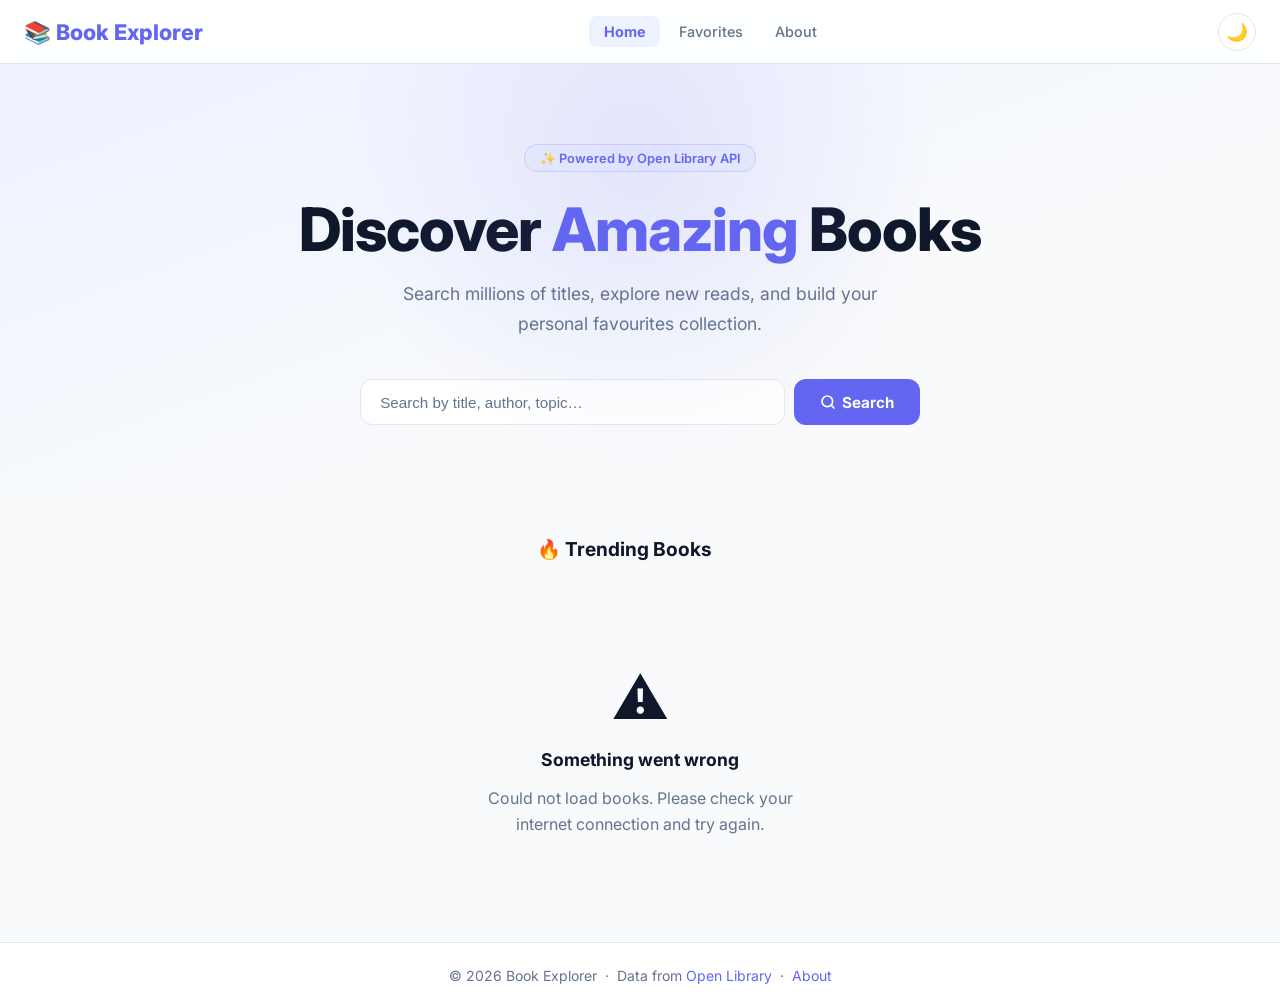
<file: index.html>
<!DOCTYPE html>
<html lang="en" data-theme="light">
<head>
  <meta charset="UTF-8" />
  <meta name="viewport" content="width=device-width, initial-scale=1.0"/>
  <meta name="description" content="Book Explorer – Browse, search and save your favourite books."/>
  <title>Book Explorer – Home</title>
  <link rel="stylesheet" href="./css/style.css" />
</head>

<body>

  <!-- ── TOAST CONTAINER ─────────────────────────────────────────────────── -->
  <div id="toast-container" aria-live="polite"></div>

  <!-- ── NAVBAR ──────────────────────────────────────────────────────────── -->
  <nav class="navbar" role="navigation" aria-label="Main navigation">
    <div class="navbar-inner">

      <a href="index.html" class="logo" aria-label="Book Explorer home">
        📚 Book Explorer
      </a>

      <div class="nav-links" role="menubar">
        <a href="index.html"     class="nav-link active" role="menuitem">Home</a>
        <a href="favorites.html" class="nav-link"        role="menuitem">Favorites</a>
        <a href="about.html"     class="nav-link"        role="menuitem">About</a>
      </div>

      <div class="nav-right">
        <button class="theme-btn" id="theme-btn" aria-label="Toggle dark mode">🌙</button>
        <button class="hamburger" id="menu-btn"  aria-label="Open menu" aria-expanded="false">
          <svg width="20" height="20" fill="none" stroke="currentColor" viewBox="0 0 24 24">
            <path stroke-linecap="round" stroke-linejoin="round" stroke-width="2.5"
                  d="M4 6h16M4 12h16M4 18h16"/>
          </svg>
        </button>
      </div>

    </div>
  </nav>

  <!-- Mobile menu -->
  <div class="mobile-menu" id="mobile-menu" role="menu">
    <a href="index.html"     class="nav-link active" role="menuitem">Home</a>
    <a href="favorites.html" class="nav-link"        role="menuitem">Favorites</a>
    <a href="about.html"     class="nav-link"        role="menuitem">About</a>
  </div>

  <!-- ── HERO ────────────────────────────────────────────────────────────── -->
  <section class="hero" aria-label="Hero section">
    <div class="hero-badge">✨ Powered by Open Library API</div>
    <h1>Discover <span>Amazing</span> Books</h1>
    <p>Search millions of titles, explore new reads, and build your personal favourites collection.</p>

    <div class="search-wrap" role="search">
      <input
        type="search"
        id="search-input"
        placeholder="Search by title, author, topic…"
        aria-label="Search books"
        autocomplete="off"
      />
      <button class="btn-primary" id="search-btn" aria-label="Search">
        <svg width="16" height="16" fill="none" stroke="currentColor" viewBox="0 0 24 24">
          <circle cx="11" cy="11" r="8" stroke-width="2.5"/>
          <path d="M21 21l-4.35-4.35" stroke-width="2.5" stroke-linecap="round"/>
        </svg>
        Search
      </button>
    </div>
  </section>

  <!-- ── SECTION HEADER ──────────────────────────────────────────────────── -->
  <div class="section-header">
    <h2 id="section-title">🔥 Trending Books</h2>
    <div class="divider"></div>
    <span class="result-count" id="result-count"></span>
  </div>

  <!-- ── BOOK GRID ───────────────────────────────────────────────────────── -->
  <main id="book-grid" class="book-grid" aria-live="polite" aria-label="Book results"></main>

  <!-- ── FOOTER ──────────────────────────────────────────────────────────── -->
  <footer>
    <p>
      © 2026 Book Explorer &nbsp;·&nbsp;
      Data from <a href="https://openlibrary.org" target="_blank" rel="noopener">Open Library</a>
      &nbsp;·&nbsp;
      <a href="about.html">About</a>
    </p>
  </footer>

  <script type="module" src="./js/app.js"></script>
</body>
</html>
</file>
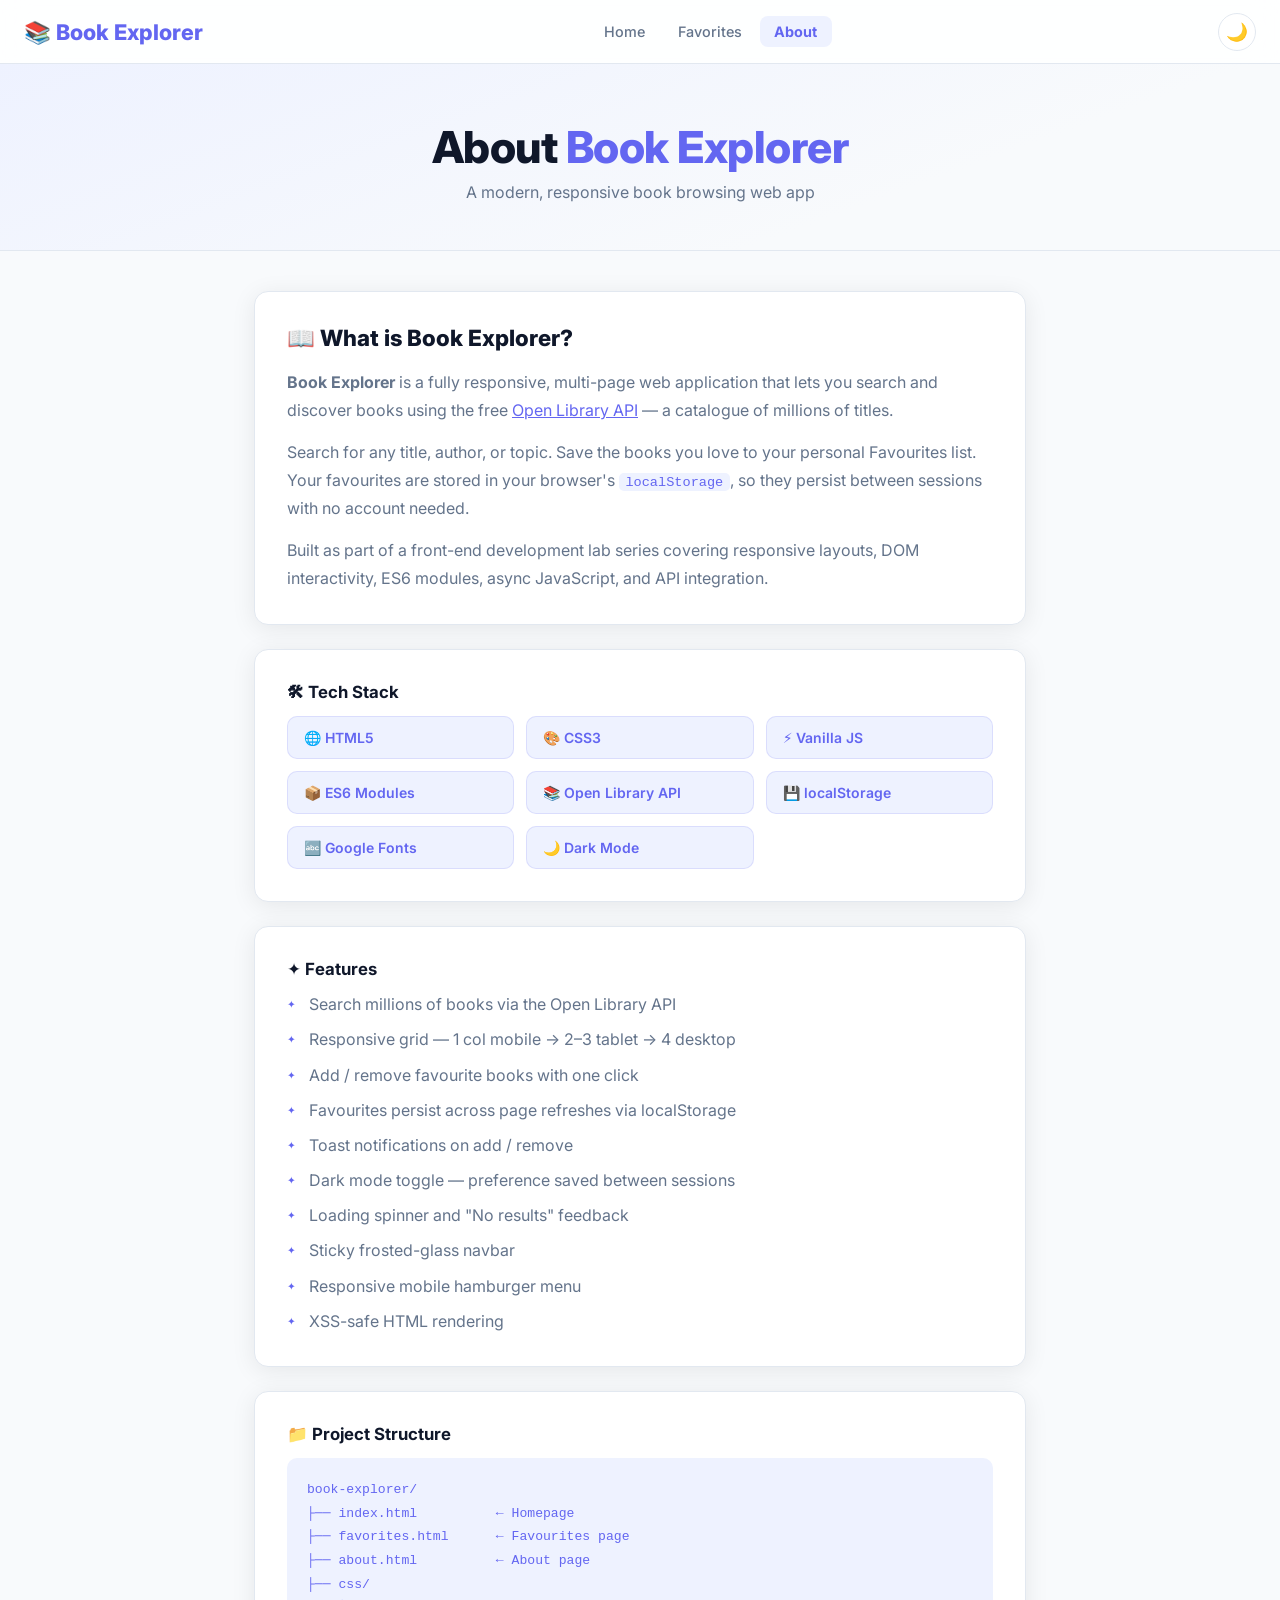
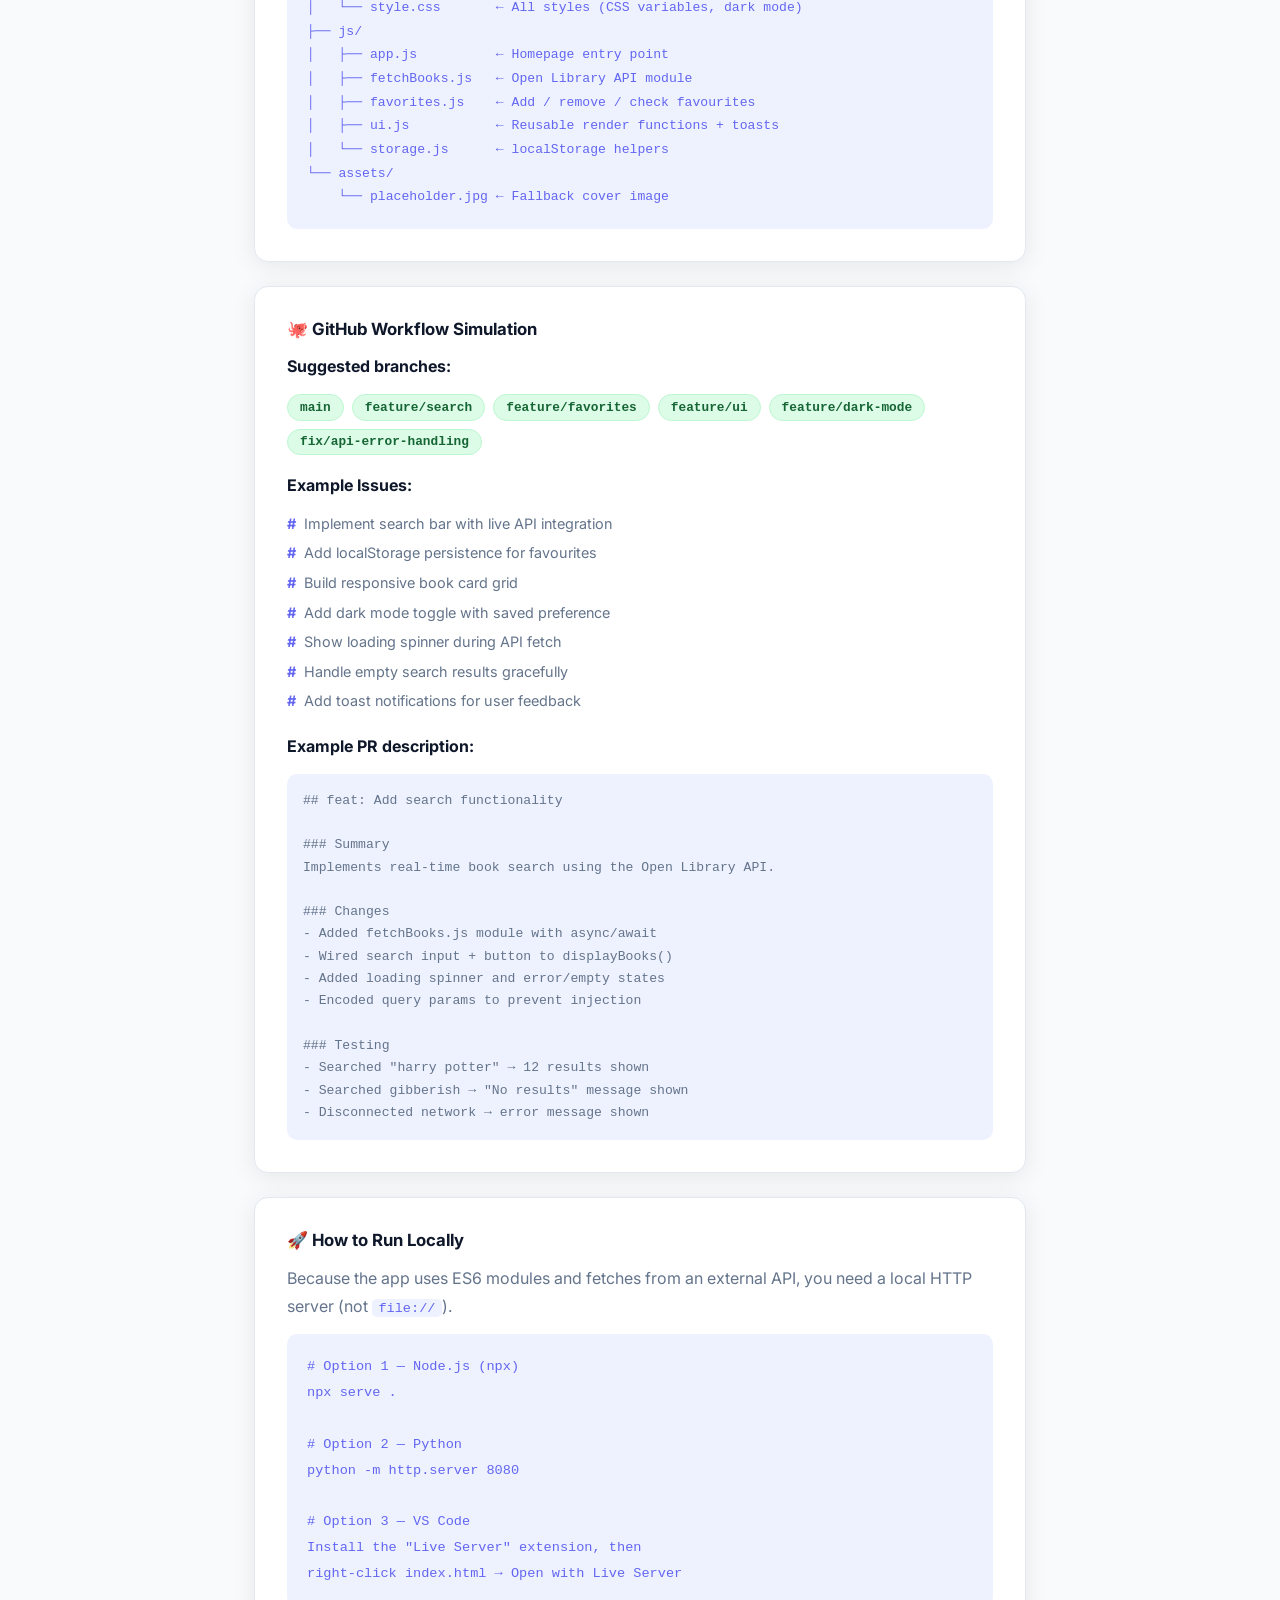
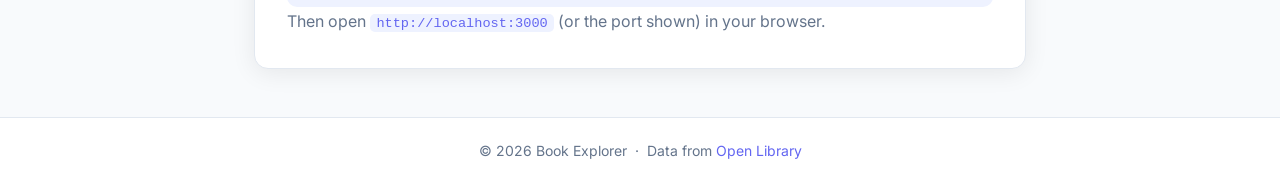
<file: about.html>
<!DOCTYPE html>
<html lang="en" data-theme="light">
<head>
  <meta charset="UTF-8"/>
  <meta name="viewport" content="width=device-width, initial-scale=1.0"/>
  <meta name="description" content="About the Book Explorer web app."/>
  <title>Book Explorer – About</title>
  <link rel="stylesheet" href="./css/style.css" />
</head>

<body>

  <!-- ── TOAST CONTAINER ─────────────────────────────────────────────────── -->
  <div id="toast-container" aria-live="polite"></div>

  <!-- ── NAVBAR ──────────────────────────────────────────────────────────── -->
  <nav class="navbar" role="navigation" aria-label="Main navigation">
    <div class="navbar-inner">

      <a href="index.html" class="logo" aria-label="Book Explorer home">
        📚 Book Explorer
      </a>

      <div class="nav-links" role="menubar">
        <a href="index.html"     class="nav-link"        role="menuitem">Home</a>
        <a href="favorites.html" class="nav-link"        role="menuitem">Favorites</a>
        <a href="about.html"     class="nav-link active" role="menuitem">About</a>
      </div>

      <div class="nav-right">
        <button class="theme-btn" id="theme-btn" aria-label="Toggle dark mode">🌙</button>
        <button class="hamburger" id="menu-btn"  aria-label="Open menu" aria-expanded="false">
          <svg width="20" height="20" fill="none" stroke="currentColor" viewBox="0 0 24 24">
            <path stroke-linecap="round" stroke-linejoin="round" stroke-width="2.5"
                  d="M4 6h16M4 12h16M4 18h16"/>
          </svg>
        </button>
      </div>

    </div>
  </nav>

  <!-- Mobile menu -->
  <div class="mobile-menu" id="mobile-menu" role="menu">
    <a href="index.html"     class="nav-link"        role="menuitem">Home</a>
    <a href="favorites.html" class="nav-link"        role="menuitem">Favorites</a>
    <a href="about.html"     class="nav-link active" role="menuitem">About</a>
  </div>

  <!-- ── PAGE HEADER ─────────────────────────────────────────────────────── -->
  <div class="page-header">
    <h1>About <span>Book Explorer</span></h1>
    <p>A modern, responsive book browsing web app</p>
  </div>

  <!-- ── CONTENT ─────────────────────────────────────────────────────────── -->
  <div class="about-wrap">

    <!-- What is it -->
    <div class="about-card">
      <h2>📖 What is Book Explorer?</h2>
      <p>
        <strong>Book Explorer</strong> is a fully responsive, multi-page web application that lets
        you search and discover books using the free
        <a href="https://openlibrary.org" target="_blank" rel="noopener">Open Library API</a>
        — a catalogue of millions of titles.
      </p>
      <p>
        Search for any title, author, or topic. Save the books you love to your personal
        Favourites list. Your favourites are stored in your browser's
        <code>localStorage</code>, so they persist between sessions with no account needed.
      </p>
      <p>
        Built as part of a front-end development lab series covering responsive layouts,
        DOM interactivity, ES6 modules, async JavaScript, and API integration.
      </p>
    </div>

    <!-- Tech stack -->
    <div class="about-card">
      <h3>🛠 Tech Stack</h3>
      <div class="tech-grid">
        <div class="tech-item">🌐 HTML5</div>
        <div class="tech-item">🎨 CSS3</div>
        <div class="tech-item">⚡ Vanilla JS</div>
        <div class="tech-item">📦 ES6 Modules</div>
        <div class="tech-item">📚 Open Library API</div>
        <div class="tech-item">💾 localStorage</div>
        <div class="tech-item">🔤 Google Fonts</div>
        <div class="tech-item">🌙 Dark Mode</div>
      </div>
    </div>

    <!-- Features -->
    <div class="about-card">
      <h3>✦ Features</h3>
      <ul class="feature-list">
        <li>Search millions of books via the Open Library API</li>
        <li>Responsive grid — 1 col mobile → 2–3 tablet → 4 desktop</li>
        <li>Add / remove favourite books with one click</li>
        <li>Favourites persist across page refreshes via localStorage</li>
        <li>Toast notifications on add / remove</li>
        <li>Dark mode toggle — preference saved between sessions</li>
        <li>Loading spinner and "No results" feedback</li>
        <li>Sticky frosted-glass navbar</li>
        <li>Responsive mobile hamburger menu</li>
        <li>XSS-safe HTML rendering</li>
      </ul>
    </div>

    <!-- Project structure -->
    <div class="about-card">
      <h3>📁 Project Structure</h3>
      <pre style="background:var(--accent-light);color:var(--accent);padding:1.25rem;border-radius:10px;font-size:0.82rem;line-height:1.8;overflow-x:auto;">book-explorer/
├── index.html          ← Homepage
├── favorites.html      ← Favourites page
├── about.html          ← About page
├── css/
│   └── style.css       ← All styles (CSS variables, dark mode)
├── js/
│   ├── app.js          ← Homepage entry point
│   ├── fetchBooks.js   ← Open Library API module
│   ├── favorites.js    ← Add / remove / check favourites
│   ├── ui.js           ← Reusable render functions + toasts
│   └── storage.js      ← localStorage helpers
└── assets/
    └── placeholder.jpg ← Fallback cover image</pre>
    </div>

    <!-- GitHub workflow -->
    <div class="about-card">
      <h3>🐙 GitHub Workflow Simulation</h3>

      <p><strong style="color:var(--text)">Suggested branches:</strong></p>
      <div class="branch-list">
        <span class="branch-tag">main</span>
        <span class="branch-tag">feature/search</span>
        <span class="branch-tag">feature/favorites</span>
        <span class="branch-tag">feature/ui</span>
        <span class="branch-tag">feature/dark-mode</span>
        <span class="branch-tag">fix/api-error-handling</span>
      </div>

      <p><strong style="color:var(--text)">Example Issues:</strong></p>
      <ul class="issue-list">
        <li>Implement search bar with live API integration</li>
        <li>Add localStorage persistence for favourites</li>
        <li>Build responsive book card grid</li>
        <li>Add dark mode toggle with saved preference</li>
        <li>Show loading spinner during API fetch</li>
        <li>Handle empty search results gracefully</li>
        <li>Add toast notifications for user feedback</li>
      </ul>

      <br/>
      <p><strong style="color:var(--text)">Example PR description:</strong></p>
      <pre style="background:var(--accent-light);color:var(--text-muted);padding:1rem;border-radius:10px;font-size:0.82rem;line-height:1.7;overflow-x:auto;">## feat: Add search functionality

### Summary
Implements real-time book search using the Open Library API.

### Changes
- Added fetchBooks.js module with async/await
- Wired search input + button to displayBooks()
- Added loading spinner and error/empty states
- Encoded query params to prevent injection

### Testing
- Searched "harry potter" → 12 results shown
- Searched gibberish → "No results" message shown
- Disconnected network → error message shown</pre>
    </div>

    <!-- How to run -->
    <div class="about-card">
      <h3>🚀 How to Run Locally</h3>
      <p>Because the app uses ES6 modules and fetches from an external API, you need a local HTTP server (not <code>file://</code>).</p>
      <pre style="background:var(--accent-light);color:var(--accent);padding:1.25rem;border-radius:10px;font-size:0.85rem;line-height:1.9;overflow-x:auto;"># Option 1 — Node.js (npx)
npx serve .

# Option 2 — Python
python -m http.server 8080

# Option 3 — VS Code
Install the "Live Server" extension, then
right-click index.html → Open with Live Server</pre>
      <p>Then open <code>http://localhost:3000</code> (or the port shown) in your browser.</p>
    </div>

  </div>

  <!-- ── FOOTER ──────────────────────────────────────────────────────────── -->
  <footer>
    <p>
      © 2026 Book Explorer &nbsp;·&nbsp;
      Data from <a href="https://openlibrary.org" target="_blank" rel="noopener">Open Library</a>
    </p>
  </footer>

  <script>
    // Theme
    const themeBtn = document.getElementById('theme-btn');
    const THEME_KEY = 'be_theme';
    function applyTheme(t) {
      document.documentElement.setAttribute('data-theme', t);
      localStorage.setItem(THEME_KEY, t);
      themeBtn.textContent = t === 'dark' ? '☀️' : '🌙';
    }
    applyTheme(localStorage.getItem(THEME_KEY) || 'light');
    themeBtn.addEventListener('click', () =>
      applyTheme(document.documentElement.getAttribute('data-theme') === 'dark' ? 'light' : 'dark')
    );

    // Mobile menu
    document.getElementById('menu-btn').addEventListener('click', () =>
      document.getElementById('mobile-menu').classList.toggle('open')
    );
  </script>
</body>
</html>
</file>
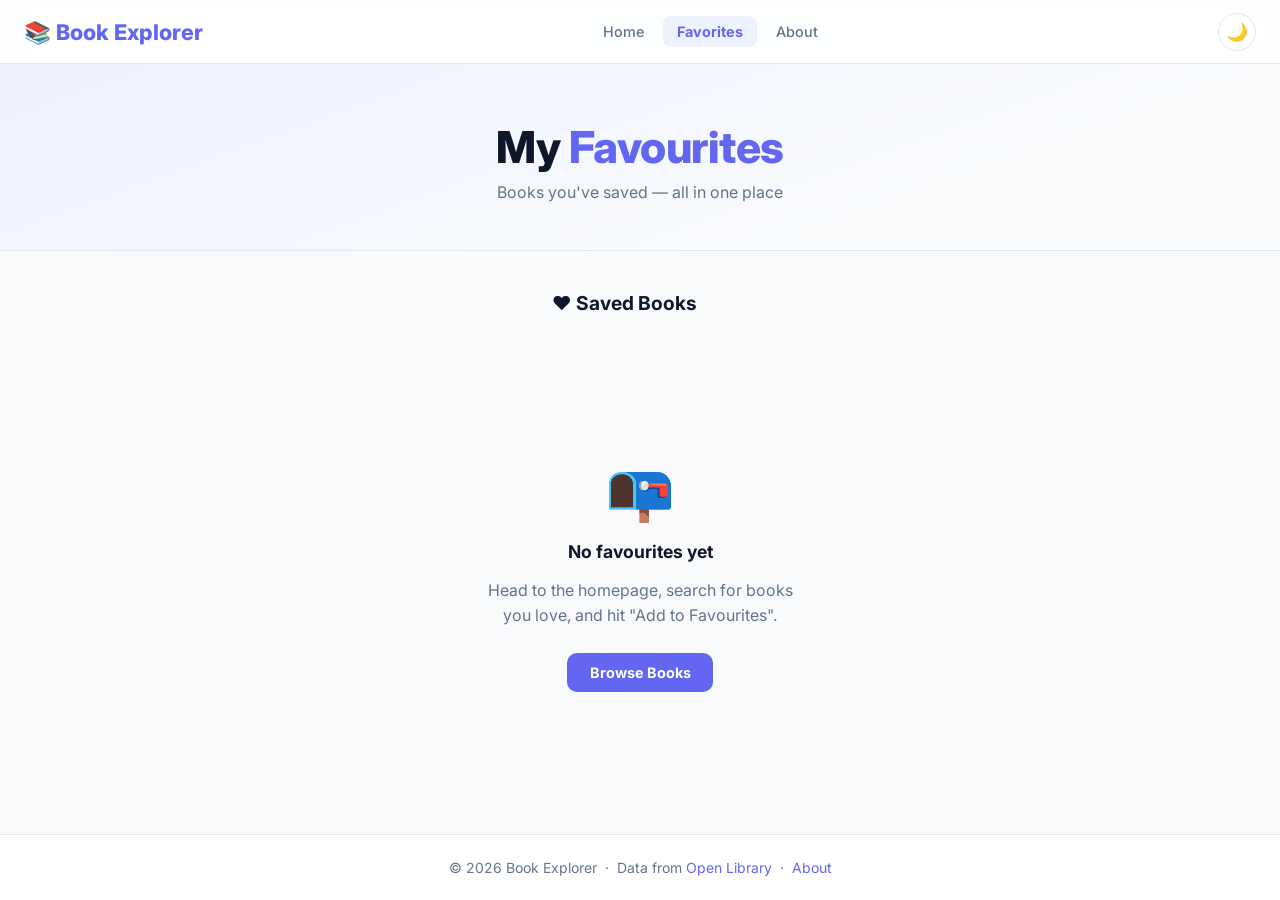
<file: favorites.html>
<!DOCTYPE html>
<html lang="en" data-theme="light">
<head>
  <meta charset="UTF-8"/>
  <meta name="viewport" content="width=device-width, initial-scale=1.0"/>
  <meta name="description" content="Your saved favourite books."/>
  <title>Book Explorer – Favorites</title>
  <link rel="stylesheet" href="./css/style.css" />
</head>

<body>

  <!-- ── TOAST CONTAINER ─────────────────────────────────────────────────── -->
  <div id="toast-container" aria-live="polite"></div>

  <!-- ── NAVBAR ──────────────────────────────────────────────────────────── -->
  <nav class="navbar" role="navigation" aria-label="Main navigation">
    <div class="navbar-inner">

      <a href="index.html" class="logo" aria-label="Book Explorer home">
        📚 Book Explorer
      </a>

      <div class="nav-links" role="menubar">
        <a href="index.html"     class="nav-link"        role="menuitem">Home</a>
        <a href="favorites.html" class="nav-link active" role="menuitem">Favorites</a>
        <a href="about.html"     class="nav-link"        role="menuitem">About</a>
      </div>

      <div class="nav-right">
        <button class="theme-btn" id="theme-btn" aria-label="Toggle dark mode">🌙</button>
        <button class="hamburger" id="menu-btn"  aria-label="Open menu" aria-expanded="false">
          <svg width="20" height="20" fill="none" stroke="currentColor" viewBox="0 0 24 24">
            <path stroke-linecap="round" stroke-linejoin="round" stroke-width="2.5"
                  d="M4 6h16M4 12h16M4 18h16"/>
          </svg>
        </button>
      </div>

    </div>
  </nav>

  <!-- Mobile menu -->
  <div class="mobile-menu" id="mobile-menu" role="menu">
    <a href="index.html"     class="nav-link"        role="menuitem">Home</a>
    <a href="favorites.html" class="nav-link active" role="menuitem">Favorites</a>
    <a href="about.html"     class="nav-link"        role="menuitem">About</a>
  </div>

  <!-- ── PAGE HEADER ─────────────────────────────────────────────────────── -->
  <div class="page-header">
    <h1>My <span>Favourites</span></h1>
    <p>Books you've saved — all in one place</p>
  </div>

  <!-- ── SECTION HEADER ──────────────────────────────────────────────────── -->
  <div class="section-header">
    <h2>❤️ Saved Books</h2>
    <div class="divider"></div>
    <span class="result-count" id="fav-count"></span>
  </div>

  <!-- ── FAVORITES GRID ──────────────────────────────────────────────────── -->
  <main id="fav-grid" class="book-grid" aria-live="polite" aria-label="Favourite books"></main>

  <!-- ── FOOTER ──────────────────────────────────────────────────────────── -->
  <footer>
    <p>
      © 2026 Book Explorer &nbsp;·&nbsp;
      Data from <a href="https://openlibrary.org" target="_blank" rel="noopener">Open Library</a>
      &nbsp;·&nbsp;
      <a href="about.html">About</a>
    </p>
  </footer>

  <script type="module">
    import { getFavorites }                          from './js/favorites.js';
    import { renderEmpty, createFavCard, showToast } from './js/ui.js';

    // ── Theme ──────────────────────────────────────────────────────────────
    const themeBtn = document.getElementById('theme-btn');
    const THEME_KEY = 'be_theme';

    function applyTheme(theme) {
      document.documentElement.setAttribute('data-theme', theme);
      localStorage.setItem(THEME_KEY, theme);
      themeBtn.textContent = theme === 'dark' ? '☀️' : '🌙';
    }
    applyTheme(localStorage.getItem(THEME_KEY) || 'light');
    themeBtn.addEventListener('click', () => {
      applyTheme(document.documentElement.getAttribute('data-theme') === 'dark' ? 'light' : 'dark');
    });

    // ── Mobile menu ────────────────────────────────────────────────────────
    const menuBtn    = document.getElementById('menu-btn');
    const mobileMenu = document.getElementById('mobile-menu');
    menuBtn.addEventListener('click', () => mobileMenu.classList.toggle('open'));

    // ── Render favourites ──────────────────────────────────────────────────
    const grid     = document.getElementById('fav-grid');
    const favCount = document.getElementById('fav-count');

    function renderFavorites() {
      const favs = getFavorites();
      grid.innerHTML = '';
      favCount.textContent = favs.length
        ? `${favs.length} book${favs.length !== 1 ? 's' : ''}`
        : '';

      if (favs.length === 0) {
        renderEmpty(
          grid,
          '📭',
          'No favourites yet',
          'Head to the homepage, search for books you love, and hit "Add to Favourites".',
          `<a href="index.html" class="btn-primary" style="margin-top:0.5rem;display:inline-flex;gap:0.4rem;padding:0.7rem 1.4rem;border-radius:10px;font-size:0.9rem;">
             Browse Books
           </a>`
        );
        return;
      }

      favs.forEach(book => grid.appendChild(createFavCard(book, renderFavorites)));
    }

    renderFavorites();
  </script>
</body>
</html>
</file>
<file: css/style.css>
/* ── Google Font ─────────────────────────────────────────────────────────── */
@import url('https://fonts.googleapis.com/css2?family=Inter:wght@400;500;600;700;800&display=swap');

/* ── CSS Variables (Light & Dark) ───────────────────────────────────────── */
:root {
  --bg:          #f8fafc;
  --bg-card:     #ffffff;
  --bg-nav:      rgba(255,255,255,0.85);
  --border:      #e2e8f0;
  --text:        #0f172a;
  --text-muted:  #64748b;
  --accent:      #6366f1;
  --accent-dark: #4f46e5;
  --accent-light:#eef2ff;
  --danger:      #ef4444;
  --shadow:      0 4px 24px rgba(0,0,0,0.08);
  --shadow-hover:0 12px 40px rgba(99,102,241,0.18);
  --radius:      14px;
  --transition:  0.22s ease;
}

[data-theme="dark"] {
  --bg:          #0f0f1a;
  --bg-card:     rgba(255,255,255,0.04);
  --bg-nav:      rgba(15,15,26,0.88);
  --border:      rgba(255,255,255,0.08);
  --text:        #f1f5f9;
  --text-muted:  #64748b;
  --accent:      #818cf8;
  --accent-dark: #6366f1;
  --accent-light:rgba(99,102,241,0.12);
  --shadow:      0 4px 24px rgba(0,0,0,0.35);
  --shadow-hover:0 12px 40px rgba(129,140,248,0.2);
}

/* ── Reset & Base ────────────────────────────────────────────────────────── */
*, *::before, *::after { box-sizing: border-box; margin: 0; padding: 0; }

html { scroll-behavior: smooth; }

body {
  font-family: 'Inter', system-ui, sans-serif;
  background: var(--bg);
  color: var(--text);
  min-height: 100vh;
  display: flex;
  flex-direction: column;
  transition: background var(--transition), color var(--transition);
}

img { display: block; max-width: 100%; }
a   { text-decoration: none; color: inherit; }
button { cursor: pointer; font-family: inherit; }

/* ── Navbar ──────────────────────────────────────────────────────────────── */
.navbar {
  position: sticky;
  top: 0;
  z-index: 200;
  background: var(--bg-nav);
  backdrop-filter: blur(14px);
  -webkit-backdrop-filter: blur(14px);
  border-bottom: 1px solid var(--border);
  padding: 0 1.5rem;
  height: 64px;
  display: flex;
  align-items: center;
}

.navbar-inner {
  max-width: 1280px;
  width: 100%;
  margin: 0 auto;
  display: flex;
  align-items: center;
  justify-content: space-between;
  gap: 1rem;
}

.logo {
  font-size: 1.35rem;
  font-weight: 800;
  color: var(--accent);
  display: flex;
  align-items: center;
  gap: 0.45rem;
  white-space: nowrap;
}
.logo:hover { opacity: 0.85; }

.nav-links {
  display: flex;
  align-items: center;
  gap: 0.25rem;
}

.nav-link {
  padding: 0.45rem 0.9rem;
  border-radius: 8px;
  font-size: 0.9rem;
  font-weight: 500;
  color: var(--text-muted);
  transition: color var(--transition), background var(--transition);
}
.nav-link:hover  { color: var(--accent); background: var(--accent-light); }
.nav-link.active { color: var(--accent); background: var(--accent-light); font-weight: 700; }

.nav-right {
  display: flex;
  align-items: center;
  gap: 0.5rem;
}

/* Dark mode toggle */
.theme-btn {
  width: 38px; height: 38px;
  border-radius: 50%;
  border: 1px solid var(--border);
  background: var(--bg-card);
  color: var(--text-muted);
  font-size: 1.1rem;
  display: flex; align-items: center; justify-content: center;
  transition: background var(--transition), color var(--transition);
}
.theme-btn:hover { background: var(--accent-light); color: var(--accent); }

/* Hamburger */
.hamburger {
  display: none;
  width: 38px; height: 38px;
  border-radius: 8px;
  border: 1px solid var(--border);
  background: var(--bg-card);
  color: var(--text-muted);
  align-items: center; justify-content: center;
  transition: background var(--transition);
}
.hamburger:hover { background: var(--accent-light); color: var(--accent); }

/* Mobile menu */
.mobile-menu {
  display: none;
  flex-direction: column;
  gap: 0.25rem;
  padding: 0.75rem 1.5rem 1rem;
  border-bottom: 1px solid var(--border);
  background: var(--bg-nav);
  backdrop-filter: blur(14px);
}
.mobile-menu.open { display: flex; }
.mobile-menu .nav-link { padding: 0.6rem 0.75rem; }

@media (max-width: 640px) {
  .nav-links  { display: none; }
  .hamburger  { display: flex; }
}

/* ── Hero ────────────────────────────────────────────────────────────────── */
.hero {
  padding: 5rem 1.5rem 4.5rem;
  text-align: center;
  background: linear-gradient(160deg, var(--accent-light) 0%, var(--bg) 60%);
  position: relative;
  overflow: hidden;
}
.hero::before {
  content: '';
  position: absolute;
  width: 600px; height: 600px;
  border-radius: 50%;
  background: radial-gradient(circle, rgba(99,102,241,0.12) 0%, transparent 70%);
  top: -200px; left: 50%;
  transform: translateX(-50%);
  pointer-events: none;
}

.hero-badge {
  display: inline-flex;
  align-items: center;
  gap: 0.4rem;
  background: var(--accent-light);
  color: var(--accent);
  border: 1px solid rgba(99,102,241,0.2);
  padding: 0.35rem 0.9rem;
  border-radius: 999px;
  font-size: 0.8rem;
  font-weight: 600;
  margin-bottom: 1.5rem;
}

.hero h1 {
  font-size: clamp(2.2rem, 5vw, 3.75rem);
  font-weight: 800;
  line-height: 1.12;
  color: var(--text);
  margin-bottom: 1rem;
  letter-spacing: -1px;
}
.hero h1 span { color: var(--accent); }

.hero p {
  color: var(--text-muted);
  font-size: 1.1rem;
  max-width: 520px;
  margin: 0 auto 2.5rem;
  line-height: 1.7;
}

/* ── Search bar ──────────────────────────────────────────────────────────── */
.search-wrap {
  max-width: 560px;
  margin: 0 auto;
  display: flex;
  gap: 0.6rem;
  flex-wrap: wrap;
}

.search-wrap input {
  flex: 1;
  min-width: 0;
  padding: 0.85rem 1.2rem;
  border-radius: 12px;
  border: 1.5px solid var(--border);
  background: var(--bg-card);
  color: var(--text);
  font-size: 0.95rem;
  outline: none;
  transition: border-color var(--transition), box-shadow var(--transition);
}
.search-wrap input::placeholder { color: var(--text-muted); }
.search-wrap input:focus {
  border-color: var(--accent);
  box-shadow: 0 0 0 3px rgba(99,102,241,0.15);
}

.btn-primary {
  padding: 0.85rem 1.6rem;
  border-radius: 12px;
  border: none;
  background: var(--accent);
  color: #fff;
  font-weight: 700;
  font-size: 0.95rem;
  display: flex; align-items: center; gap: 0.4rem;
  transition: background var(--transition), transform 0.1s;
  white-space: nowrap;
}
.btn-primary:hover  { background: var(--accent-dark); }
.btn-primary:active { transform: scale(0.97); }

/* ── Section header ──────────────────────────────────────────────────────── */
.section-header {
  max-width: 1280px;
  margin: 2.5rem auto 0;
  padding: 0 1.5rem;
  display: flex;
  align-items: center;
  justify-content: space-between;
  gap: 1rem;
}
.section-header h2 {
  font-size: 1.2rem;
  font-weight: 700;
  color: var(--text);
  white-space: nowrap;
}
.section-header .divider {
  flex: 1;
  height: 1px;
  background: var(--border);
}
.result-count {
  font-size: 0.85rem;
  color: var(--text-muted);
  white-space: nowrap;
}

/* ── Book grid ───────────────────────────────────────────────────────────── */
.book-grid {
  display: grid;
  grid-template-columns: repeat(1, 1fr);
  gap: 1.5rem;
  padding: 1.5rem;
  max-width: 1280px;
  margin: 0 auto;
  width: 100%;
  flex: 1;
}
@media (min-width: 480px)  { .book-grid { grid-template-columns: repeat(2, 1fr); } }
@media (min-width: 768px)  { .book-grid { grid-template-columns: repeat(3, 1fr); } }
@media (min-width: 1024px) { .book-grid { grid-template-columns: repeat(4, 1fr); } }

/* ── Book card ───────────────────────────────────────────────────────────── */
.book-card {
  background: var(--bg-card);
  border: 1px solid var(--border);
  border-radius: var(--radius);
  overflow: hidden;
  display: flex;
  flex-direction: column;
  box-shadow: var(--shadow);
  transition: transform var(--transition), box-shadow var(--transition), border-color var(--transition);
}
.book-card:hover {
  transform: translateY(-5px);
  box-shadow: var(--shadow-hover);
  border-color: var(--accent);
}

.book-card img {
  width: 100%;
  height: 220px;
  object-fit: cover;
  background: var(--accent-light);
}

.card-body {
  padding: 1rem;
  display: flex;
  flex-direction: column;
  flex: 1;
  gap: 0.3rem;
}

.card-title {
  font-size: 0.92rem;
  font-weight: 700;
  color: var(--text);
  line-height: 1.4;
  flex: 1;
  display: -webkit-box;
  -webkit-line-clamp: 2;
  -webkit-box-orient: vertical;
  overflow: hidden;
}

.card-author {
  font-size: 0.8rem;
  color: var(--text-muted);
  margin-bottom: 0.6rem;
}

/* ── Buttons ─────────────────────────────────────────────────────────────── */
.btn-fav {
  width: 100%;
  padding: 0.6rem;
  border-radius: 9px;
  border: 1.5px solid var(--accent);
  background: transparent;
  color: var(--accent);
  font-size: 0.82rem;
  font-weight: 700;
  display: flex; align-items: center; justify-content: center; gap: 0.35rem;
  transition: background var(--transition), color var(--transition), transform 0.1s;
}
.btn-fav:hover  { background: var(--accent); color: #fff; }
.btn-fav:active { transform: scale(0.97); }
.btn-fav.saved  {
  background: var(--accent-light);
  color: var(--accent);
  border-color: transparent;
  cursor: default;
}
.btn-fav.saved:hover { background: var(--accent-light); color: var(--accent); }

.btn-remove {
  width: 100%;
  padding: 0.6rem;
  border-radius: 9px;
  border: 1.5px solid var(--danger);
  background: transparent;
  color: var(--danger);
  font-size: 0.82rem;
  font-weight: 700;
  display: flex; align-items: center; justify-content: center; gap: 0.35rem;
  transition: background var(--transition), color var(--transition), transform 0.1s;
}
.btn-remove:hover  { background: var(--danger); color: #fff; }
.btn-remove:active { transform: scale(0.97); }

/* ── States: spinner, empty, error ──────────────────────────────────────── */
.state-box {
  grid-column: 1 / -1;
  display: flex;
  flex-direction: column;
  align-items: center;
  justify-content: center;
  padding: 5rem 1rem;
  gap: 1rem;
  text-align: center;
}
.state-box .icon  { font-size: 3.5rem; }
.state-box p      { color: var(--text-muted); font-size: 1rem; max-width: 320px; line-height: 1.6; }
.state-box strong { color: var(--text); font-size: 1.1rem; }

/* Spinner */
.spinner {
  width: 44px; height: 44px;
  border: 4px solid var(--border);
  border-top-color: var(--accent);
  border-radius: 50%;
  animation: spin 0.75s linear infinite;
}
@keyframes spin { to { transform: rotate(360deg); } }

/* ── Toast notification ──────────────────────────────────────────────────── */
#toast-container {
  position: fixed;
  bottom: 1.5rem;
  right: 1.5rem;
  z-index: 999;
  display: flex;
  flex-direction: column;
  gap: 0.6rem;
  pointer-events: none;
}

.toast {
  background: var(--text);
  color: var(--bg);
  padding: 0.75rem 1.25rem;
  border-radius: 10px;
  font-size: 0.875rem;
  font-weight: 600;
  box-shadow: 0 8px 24px rgba(0,0,0,0.2);
  display: flex;
  align-items: center;
  gap: 0.5rem;
  animation: slideUp 0.3s ease, fadeOut 0.4s ease 2.2s forwards;
  pointer-events: auto;
}
@keyframes slideUp  { from { opacity:0; transform:translateY(12px); } to { opacity:1; transform:translateY(0); } }
@keyframes fadeOut  { to   { opacity:0; transform:translateY(-6px); } }

/* ── Page header ─────────────────────────────────────────────────────────── */
.page-header {
  padding: 3.5rem 1.5rem 3rem;
  text-align: center;
  background: linear-gradient(160deg, var(--accent-light) 0%, var(--bg) 70%);
  border-bottom: 1px solid var(--border);
}
.page-header h1 {
  font-size: clamp(1.8rem, 4vw, 2.75rem);
  font-weight: 800;
  color: var(--text);
  letter-spacing: -0.5px;
}
.page-header h1 span { color: var(--accent); }
.page-header p { color: var(--text-muted); margin-top: 0.5rem; font-size: 1rem; }

/* ── About page ──────────────────────────────────────────────────────────── */
.about-wrap {
  max-width: 820px;
  margin: 2.5rem auto 3rem;
  padding: 0 1.5rem;
  display: flex;
  flex-direction: column;
  gap: 1.5rem;
  flex: 1;
}

.about-card {
  background: var(--bg-card);
  border: 1px solid var(--border);
  border-radius: var(--radius);
  padding: 2rem;
  box-shadow: var(--shadow);
}
.about-card h2 { font-size: 1.4rem; font-weight: 800; color: var(--text); margin-bottom: 1rem; }
.about-card h3 { font-size: 1.05rem; font-weight: 700; color: var(--text); margin-bottom: 0.85rem; }
.about-card p  { color: var(--text-muted); line-height: 1.75; margin-bottom: 0.85rem; }
.about-card p:last-child { margin-bottom: 0; }
.about-card a  { color: var(--accent); text-decoration: underline; }
.about-card code {
  background: var(--accent-light);
  color: var(--accent);
  padding: 0.1rem 0.4rem;
  border-radius: 5px;
  font-size: 0.85rem;
}

.tech-grid {
  display: grid;
  grid-template-columns: repeat(auto-fill, minmax(180px, 1fr));
  gap: 0.75rem;
}
.tech-item {
  background: var(--accent-light);
  border: 1px solid rgba(99,102,241,0.15);
  border-radius: 10px;
  padding: 0.75rem 1rem;
  display: flex;
  align-items: center;
  gap: 0.6rem;
  font-size: 0.875rem;
  font-weight: 600;
  color: var(--accent);
}

.feature-list {
  list-style: none;
  display: flex;
  flex-direction: column;
  gap: 0.6rem;
}
.feature-list li {
  color: var(--text-muted);
  padding-left: 1.4rem;
  position: relative;
  line-height: 1.6;
}
.feature-list li::before {
  content: '✦';
  position: absolute;
  left: 0;
  color: var(--accent);
  font-size: 0.65rem;
  top: 5px;
}

/* GitHub section */
.branch-list {
  display: flex;
  flex-wrap: wrap;
  gap: 0.5rem;
  margin-bottom: 1rem;
}
.branch-tag {
  background: #dcfce7;
  color: #166534;
  border: 1px solid #bbf7d0;
  padding: 0.3rem 0.75rem;
  border-radius: 999px;
  font-size: 0.8rem;
  font-weight: 600;
  font-family: monospace;
}
[data-theme="dark"] .branch-tag { background: rgba(22,163,74,0.15); color: #4ade80; border-color: rgba(74,222,128,0.2); }

.issue-list { list-style: none; display: flex; flex-direction: column; gap: 0.5rem; }
.issue-list li {
  display: flex; align-items: flex-start; gap: 0.5rem;
  color: var(--text-muted); font-size: 0.9rem; line-height: 1.5;
}
.issue-list li::before { content: '#'; color: var(--accent); font-weight: 700; flex-shrink: 0; }

/* ── Footer ──────────────────────────────────────────────────────────────── */
footer {
  background: var(--bg-card);
  border-top: 1px solid var(--border);
  padding: 1.5rem;
  text-align: center;
  color: var(--text-muted);
  font-size: 0.875rem;
  margin-top: auto;
}
footer a { color: var(--accent); }
footer a:hover { text-decoration: underline; }
</file>
